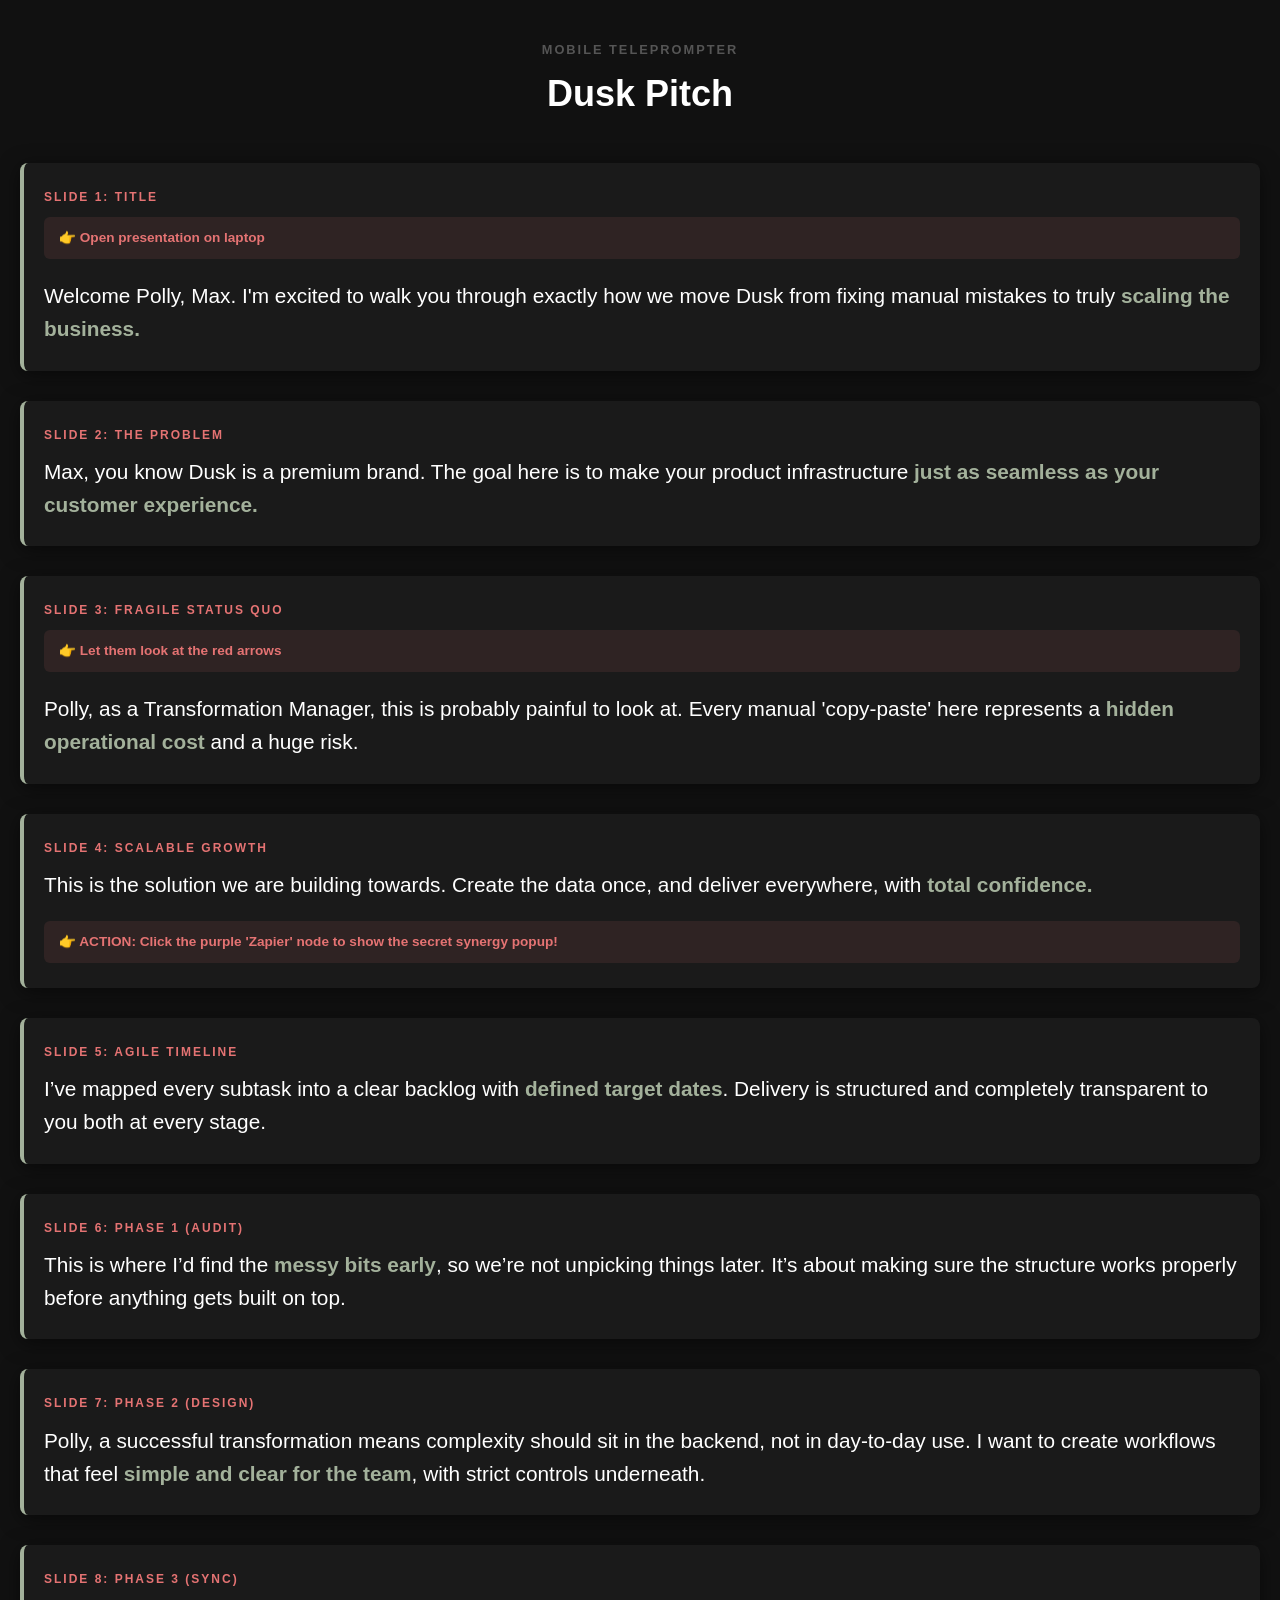
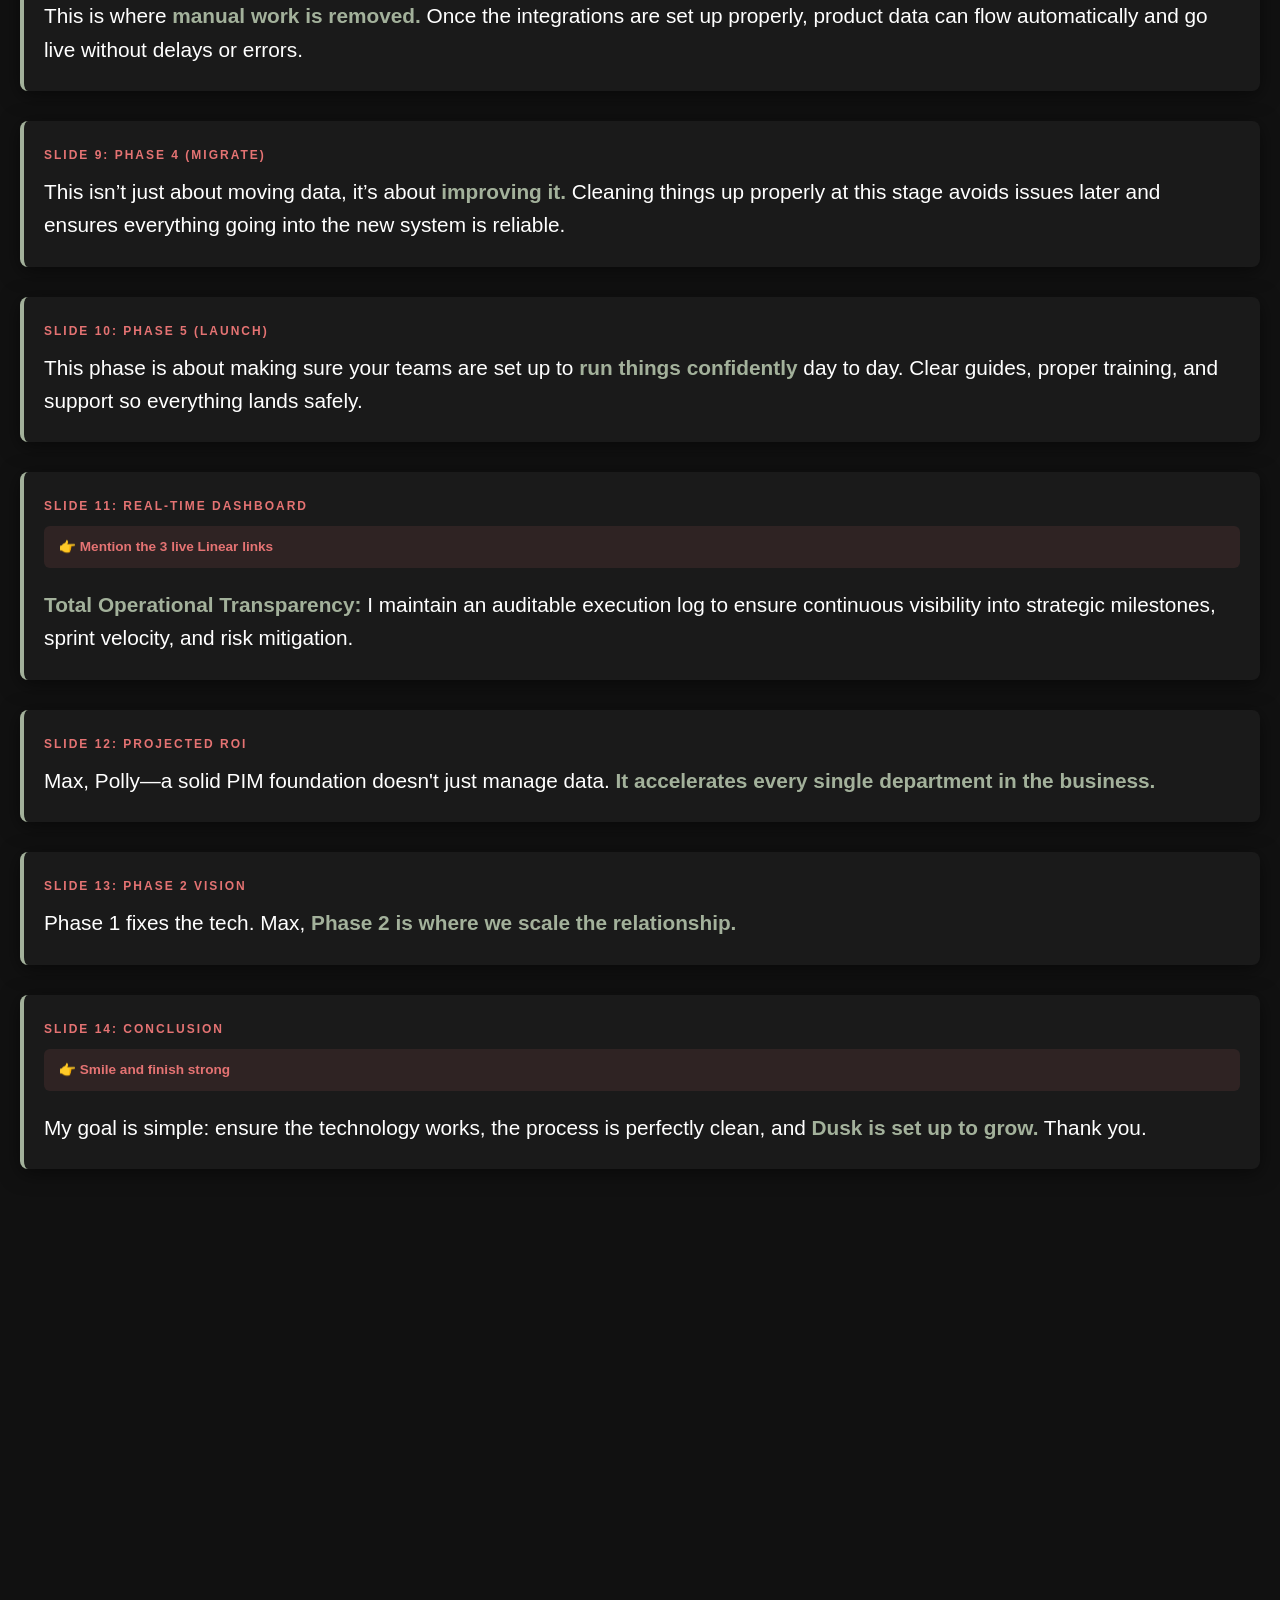
<file: dusk/cue-cards.html>
<!DOCTYPE html>
<html lang="en">
<head>
    <meta charset="UTF-8">
    <meta name="viewport" content="width=device-width, initial-scale=1.0, maximum-scale=1.0, user-scalable=no">
    <title>Dusk Pitch — Cue Cards</title>
    <style>
        :root {
            --bg-color: #111111;
            --card-bg: #1A1A1A;
            --text-main: #FFFFFF;
            --text-accent: #A3B19B; /* Sage */
            --highlight: #E57373; /* Maroon tone */
        }
        
        body {
            background-color: var(--bg-color);
            color: var(--text-main);
            font-family: -apple-system, BlinkMacSystemFont, "Segoe UI", Roboto, Helvetica, Arial, sans-serif;
            margin: 0;
            padding: 20px;
            font-size: 18px; /* High legibility */
            line-height: 1.6;
        }

        .cue-card {
            background-color: var(--card-bg);
            border-left: 4px solid var(--text-accent);
            border-radius: 8px;
            padding: 25px 20px;
            margin-bottom: 30px;
            box-shadow: 0 4px 20px rgba(0,0,0,0.5);
        }

        .slide-number {
            font-size: 0.75rem;
            text-transform: uppercase;
            letter-spacing: 2px;
            color: var(--highlight);
            font-weight: 700;
            margin-bottom: 10px;
            display: block;
        }

        .action-cue {
            background-color: rgba(229, 115, 115, 0.1);
            color: var(--highlight);
            padding: 10px 15px;
            border-radius: 6px;
            font-size: 0.85rem;
            font-weight: 600;
            margin-bottom: 20px;
            display: flex;
            align-items: center;
        }

        .script-text {
            font-size: 1.3rem; /* Huge for easy glancing */
            font-weight: 500;
            margin: 0;
        }

        .script-text strong {
            color: var(--text-accent);
        }

        /* Prevent auto-sleep ideally, though requires JS wake lock in reality. */
    </style>
</head>
<body>

    <div style="text-align: center; margin-bottom: 40px; margin-top: 20px;">
        <h3 style="margin: 0; color: #555; text-transform: uppercase; letter-spacing: 2px; font-size: 0.8rem;">Mobile Teleprompter</h3>
        <h1 style="margin: 5px 0;">Dusk Pitch</h1>
    </div>

    <!-- Slide 1 -->
    <div class="cue-card">
        <span class="slide-number">Slide 1: Title</span>
        <div class="action-cue">👉 Open presentation on laptop</div>
        <p class="script-text">Welcome Polly, Max. I'm excited to walk you through exactly how we move Dusk from fixing manual mistakes to truly <strong>scaling the business.</strong></p>
    </div>

    <!-- Slide 2 -->
    <div class="cue-card">
        <span class="slide-number">Slide 2: The Problem</span>
        <p class="script-text">Max, you know Dusk is a premium brand. The goal here is to make your product infrastructure <strong>just as seamless as your customer experience.</strong></p>
    </div>

    <!-- Slide 3 -->
    <div class="cue-card">
        <span class="slide-number">Slide 3: Fragile Status Quo</span>
        <div class="action-cue">👉 Let them look at the red arrows</div>
        <p class="script-text">Polly, as a Transformation Manager, this is probably painful to look at. Every manual 'copy-paste' here represents a <strong>hidden operational cost</strong> and a huge risk.</p>
    </div>

    <!-- Slide 4 -->
    <div class="cue-card">
        <span class="slide-number">Slide 4: Scalable Growth</span>
        <p class="script-text">This is the solution we are building towards. Create the data once, and deliver everywhere, with <strong>total confidence.</strong></p>
        <div class="action-cue" style="margin-top: 20px; margin-bottom: 0;">👉 ACTION: Click the purple 'Zapier' node to show the secret synergy popup!</div>
    </div>

    <!-- Slide 5 -->
    <div class="cue-card">
        <span class="slide-number">Slide 5: Agile Timeline</span>
        <p class="script-text">I’ve mapped every subtask into a clear backlog with <strong>defined target dates</strong>. Delivery is structured and completely transparent to you both at every stage.</p>
    </div>

    <!-- Slide 6 -->
    <div class="cue-card">
        <span class="slide-number">Slide 6: Phase 1 (Audit)</span>
        <p class="script-text">This is where I’d find the <strong>messy bits early</strong>, so we’re not unpicking things later. It’s about making sure the structure works properly before anything gets built on top.</p>
    </div>

    <!-- Slide 7 -->
    <div class="cue-card">
        <span class="slide-number">Slide 7: Phase 2 (Design)</span>
        <p class="script-text">Polly, a successful transformation means complexity should sit in the backend, not in day-to-day use. I want to create workflows that feel <strong>simple and clear for the team</strong>, with strict controls underneath.</p>
    </div>

    <!-- Slide 8 -->
    <div class="cue-card">
        <span class="slide-number">Slide 8: Phase 3 (Sync)</span>
        <p class="script-text">This is where <strong>manual work is removed.</strong> Once the integrations are set up properly, product data can flow automatically and go live without delays or errors.</p>
    </div>

    <!-- Slide 9 -->
    <div class="cue-card">
        <span class="slide-number">Slide 9: Phase 4 (Migrate)</span>
        <p class="script-text">This isn’t just about moving data, it’s about <strong>improving it.</strong> Cleaning things up properly at this stage avoids issues later and ensures everything going into the new system is reliable.</p>
    </div>

    <!-- Slide 10 -->
    <div class="cue-card">
        <span class="slide-number">Slide 10: Phase 5 (Launch)</span>
        <p class="script-text">This phase is about making sure your teams are set up to <strong>run things confidently</strong> day to day. Clear guides, proper training, and support so everything lands safely.</p>
    </div>

    <!-- Slide 11 -->
    <div class="cue-card">
        <span class="slide-number">Slide 11: Real-Time Dashboard</span>
        <div class="action-cue">👉 Mention the 3 live Linear links</div>
        <p class="script-text"><strong>Total Operational Transparency:</strong> I maintain an auditable execution log to ensure continuous visibility into strategic milestones, sprint velocity, and risk mitigation.</p>
    </div>

    <!-- Slide 12 -->
    <div class="cue-card">
        <span class="slide-number">Slide 12: Projected ROI</span>
        <p class="script-text">Max, Polly—a solid PIM foundation doesn't just manage data. <strong>It accelerates every single department in the business.</strong></p>
    </div>

    <!-- Slide 13 -->
    <div class="cue-card">
        <span class="slide-number">Slide 13: Phase 2 Vision</span>
        <p class="script-text">Phase 1 fixes the tech. Max, <strong>Phase 2 is where we scale the relationship.</strong></p>
    </div>

    <!-- Slide 14 -->
    <div class="cue-card">
        <span class="slide-number">Slide 14: Conclusion</span>
        <div class="action-cue">👉 Smile and finish strong</div>
        <p class="script-text">My goal is simple: ensure the technology works, the process is perfectly clean, and <strong>Dusk is set up to grow.</strong> Thank you.</p>
    </div>

    <div style="height: 50vh;"></div> <!-- Extra scrolling space at bottom -->
</body>
</html>
</file>
